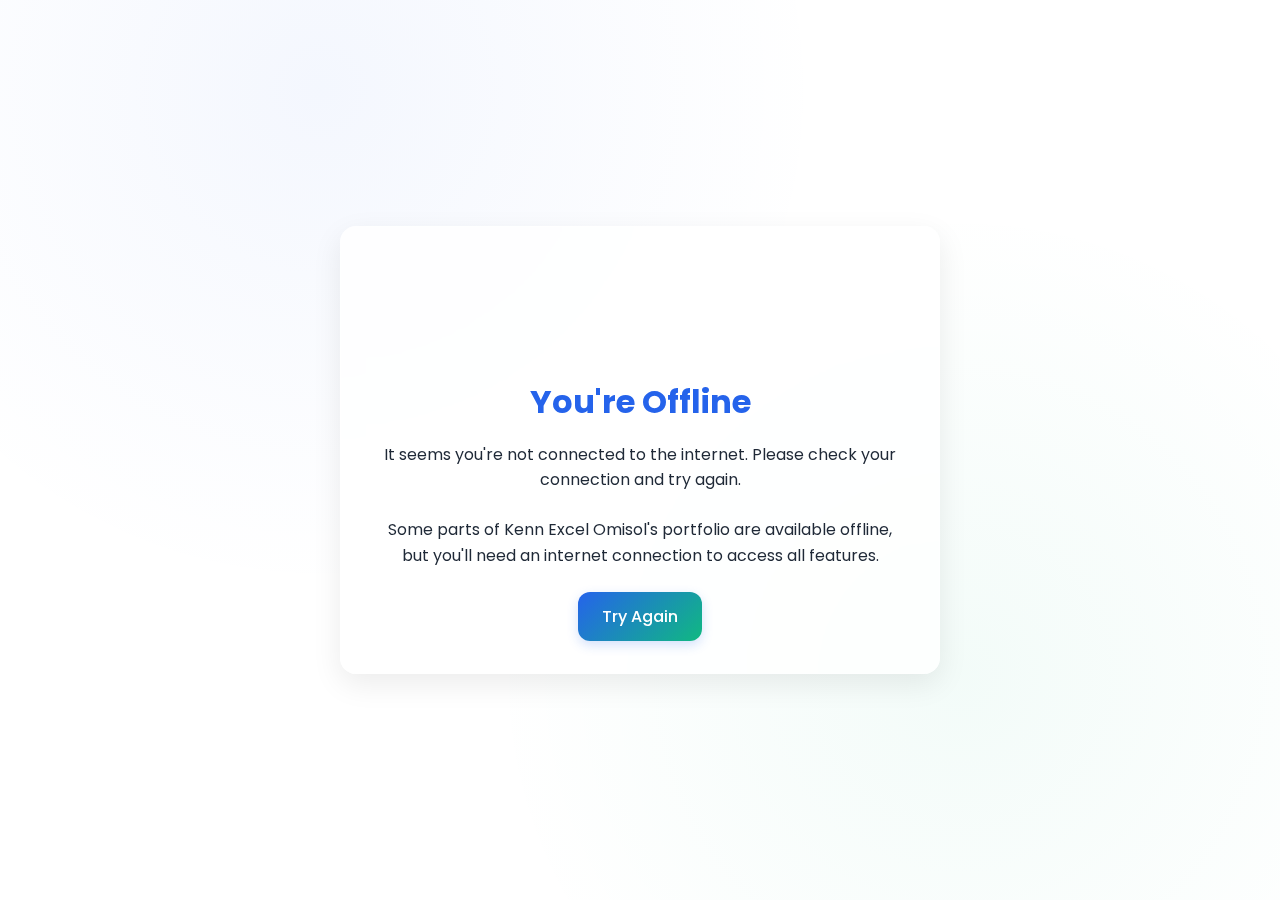
<file: offline.html>
<!DOCTYPE html>
<html lang="en">
<head>
    <meta charset="UTF-8">
    <meta name="viewport" content="width=device-width, initial-scale=1.0">
    <title>Offline - Kenn Excel Omisol</title>
    <style>
        :root {
            --primary-color: #2563eb;
            --accent-color: #10b981;
            --text-color: #1f2937;
            --bg-color: #ffffff;
            --font-family: 'Poppins', sans-serif;
        }
        
        * {
            margin: 0;
            padding: 0;
            box-sizing: border-box;
        }
        
        body {
            font-family: var(--font-family);
            background-color: var(--bg-color);
            color: var(--text-color);
            display: flex;
            flex-direction: column;
            align-items: center;
            justify-content: center;
            min-height: 100vh;
            padding: 2rem;
            text-align: center;
            background-image: radial-gradient(circle at 25% 10%, rgba(37, 99, 235, 0.05) 0%, transparent 40%),
                            radial-gradient(circle at 75% 75%, rgba(16, 185, 129, 0.05) 0%, transparent 40%);
        }
        
        .offline-container {
            max-width: 600px;
            padding: 2rem;
            background-color: rgba(255, 255, 255, 0.8);
            border-radius: 1rem;
            box-shadow: 0 10px 30px rgba(0, 0, 0, 0.08);
            backdrop-filter: blur(10px);
            border: 1px solid rgba(255, 255, 255, 0.2);
        }
        
        h1 {
            font-size: 2rem;
            margin-bottom: 1rem;
            color: var(--primary-color);
        }
        
        p {
            margin-bottom: 1.5rem;
            line-height: 1.6;
        }
        
        .icon {
            font-size: 4rem;
            margin-bottom: 1.5rem;
            color: var(--primary-color);
        }
        
        .btn {
            display: inline-block;
            padding: 0.75rem 1.5rem;
            background: linear-gradient(135deg, var(--primary-color), var(--accent-color));
            color: white;
            text-decoration: none;
            border-radius: 0.75rem;
            font-weight: 500;
            box-shadow: 0 4px 12px rgba(37, 99, 235, 0.2);
            transition: all 0.3s;
        }
        
        .btn:hover {
            transform: translateY(-3px);
            box-shadow: 0 0 15px rgba(96, 165, 250, 0.4), 0 4px 20px rgba(0, 0, 0, 0.05);
        }
        
        @media (prefers-color-scheme: dark) {
            :root {
                --text-color: #f1f5f9;
                --bg-color: #0f172a;
            }
            
            .offline-container {
                background-color: rgba(30, 41, 59, 0.8);
                border: 1px solid rgba(71, 85, 105, 0.2);
            }
        }
    </style>
    <link rel="preconnect" href="https://fonts.googleapis.com">
    <link rel="preconnect" href="https://fonts.gstatic.com" crossorigin>
    <link href="https://fonts.googleapis.com/css2?family=Poppins:wght@400;500;600&display=swap" rel="stylesheet">
    <link rel="stylesheet" href="https://cdnjs.cloudflare.com/ajax/libs/font-awesome/6.4.0/css/all.min.css">
</head>
<body>
    <div class="offline-container">
        <div class="icon">
            <i class="fas fa-wifi-slash"></i>
        </div>
        <h1>You're Offline</h1>
        <p>It seems you're not connected to the internet. Please check your connection and try again.</p>
        <p>Some parts of Kenn Excel Omisol's portfolio are available offline, but you'll need an internet connection to access all features.</p>
        <a href="/" class="btn">Try Again</a>
    </div>
</body>
</html>
</file>
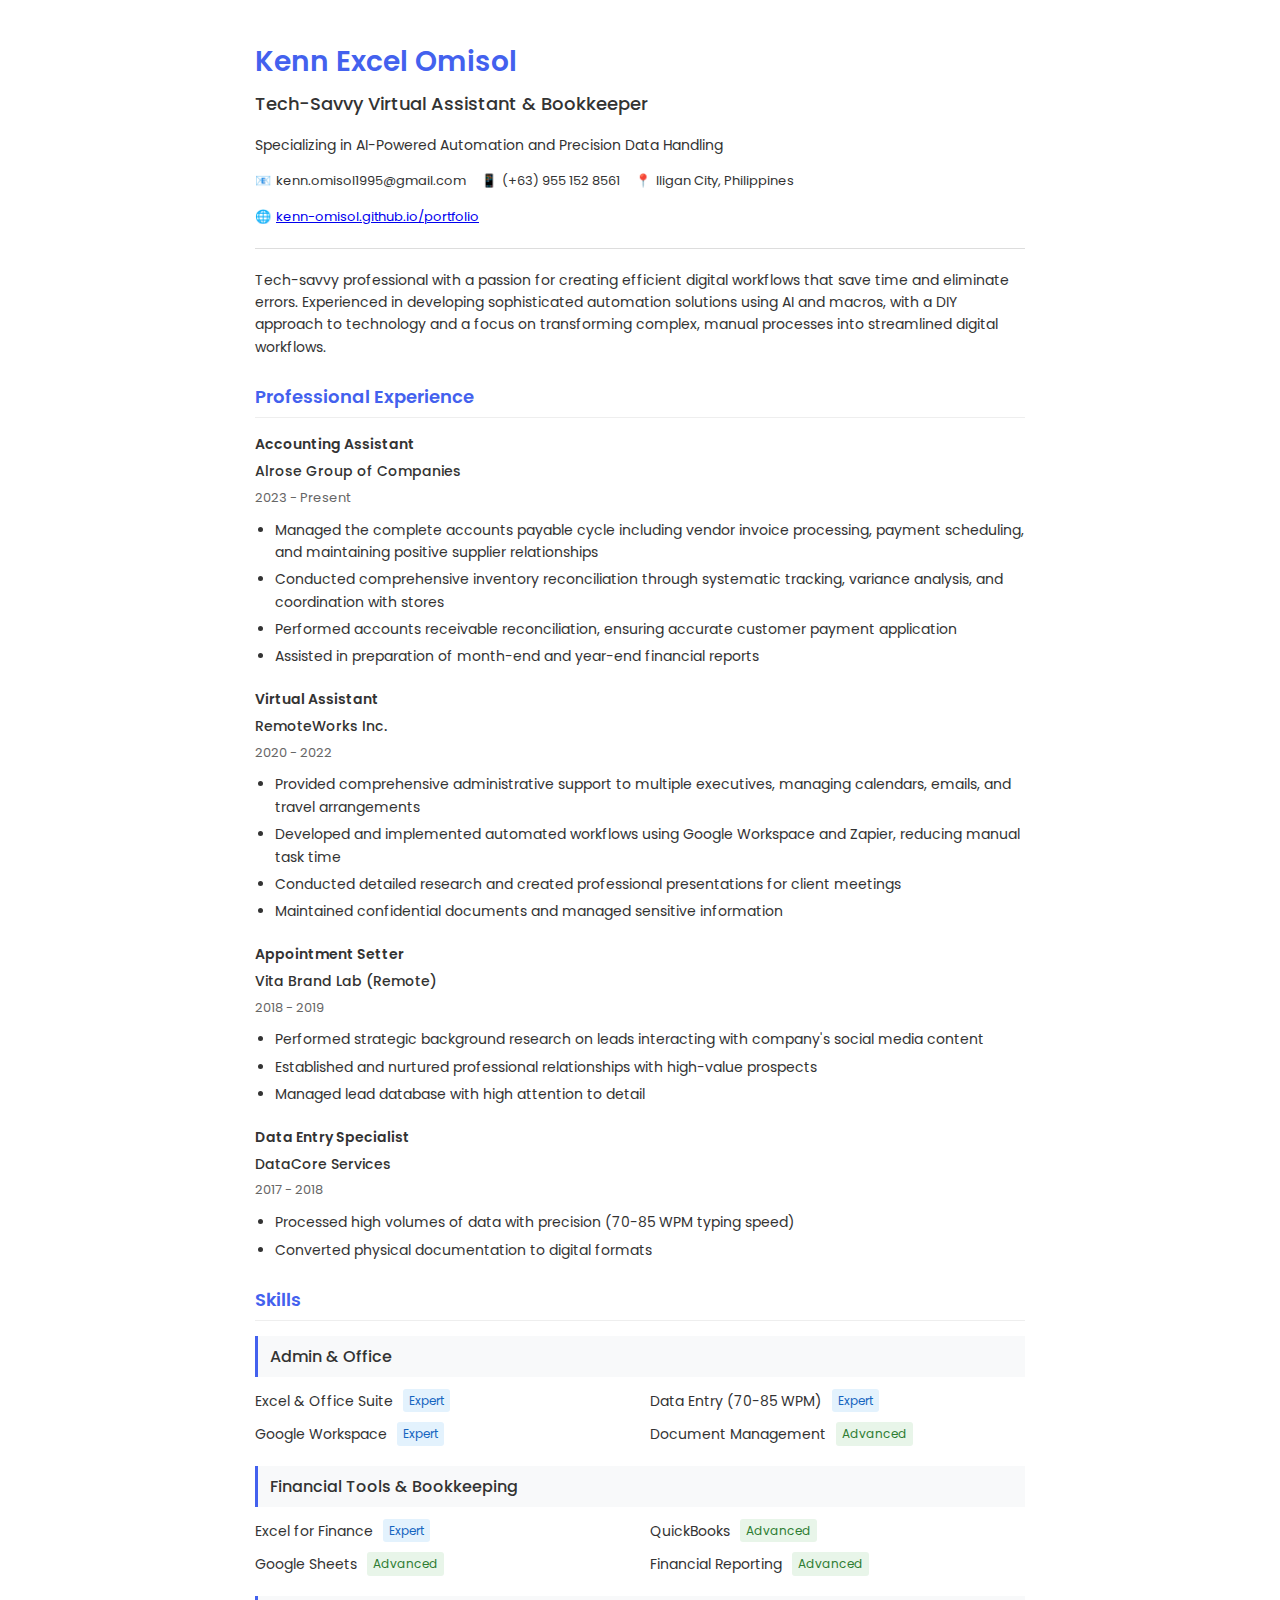
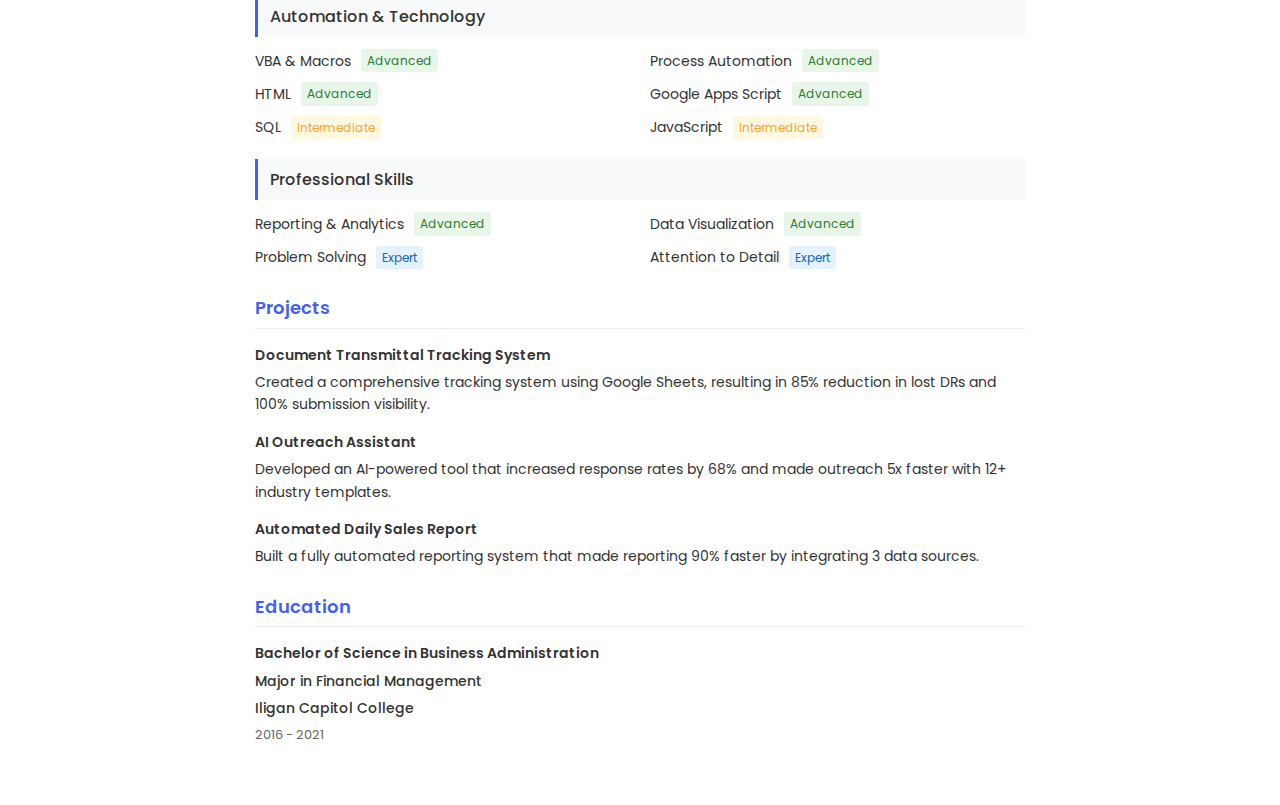
<file: resume.html>
<!DOCTYPE html>
<html lang="en">
<head>
    <meta charset="UTF-8">
    <meta name="viewport" content="width=device-width, initial-scale=1.0">
    <title>Kenn Excel Omisol - Resume</title>
    <style>
        @import url('https://fonts.googleapis.com/css2?family=Poppins:wght@300;400;500;600;700&display=swap');
        
        * {
            margin: 0;
            padding: 0;
            box-sizing: border-box;
            font-family: 'Poppins', sans-serif;
        }
        
        body {
            background: #fff;
            color: #333;
            line-height: 1.6;
            font-size: 14px;
            padding: 40px;
            max-width: 850px;
            margin: 0 auto;
        }
        
        .resume-header {
            margin-bottom: 20px;
            border-bottom: 1px solid #ddd;
            padding-bottom: 20px;
        }
        
        .name {
            font-size: 28px;
            font-weight: 600;
            margin-bottom: 5px;
            color: #4361ee;
        }
        
        .title {
            font-size: 18px;
            font-weight: 500;
            margin-bottom: 15px;
        }
        
        .contact-info {
            display: flex;
            flex-wrap: wrap;
            gap: 15px;
            font-size: 13px;
            margin-top: 15px;
        }
        
        .contact-item {
            display: flex;
            align-items: center;
            gap: 5px;
        }
        
        h2 {
            font-size: 18px;
            font-weight: 600;
            margin: 25px 0 15px;
            color: #4361ee;
            border-bottom: 1px solid #eee;
            padding-bottom: 5px;
        }
        
        .profile-summary {
            margin-bottom: 25px;
        }
        
        .section {
            margin-bottom: 25px;
        }
        
        .experience-item, .education-item {
            margin-bottom: 20px;
        }
        
        .job-title, .degree {
            font-weight: 600;
            margin-bottom: 5px;
        }
        
        .company, .school {
            font-weight: 500;
            margin-bottom: 5px;
        }
        
        .date {
            font-size: 13px;
            color: #666;
            margin-bottom: 8px;
        }
        
        ul {
            padding-left: 20px;
            margin-top: 10px;
        }
        
        li {
            margin-bottom: 5px;
        }
        
        .skills-grid {
            display: grid;
            grid-template-columns: repeat(3, 1fr);
            gap: 15px;
        }
        
        .skill-category {
            margin-bottom: 20px;
        }
        
        .skill-category h3 {
            font-size: 16px;
            font-weight: 500;
            margin-bottom: 10px;
            color: #555;
        }
        
        .skills-list {
            display: grid;
            grid-template-columns: repeat(2, 1fr);
            gap: 8px;
        }
        
        .skill-item {
            display: flex;
            align-items: center;
            gap: 5px;
        }
        
        .project-item {
            margin-bottom: 15px;
        }
        
        .project-title {
            font-weight: 600;
            margin-bottom: 5px;
        }
        
        @media print {
            body {
                padding: 0.5in;
            }
            
            @page {
                size: letter;
                margin: 0.5in;
            }
        }
    </style>
</head>
<body>
    <div class="resume-header">
        <h1 class="name">Kenn Excel Omisol</h1>
        <p class="title">Tech-Savvy Virtual Assistant & Bookkeeper</p>
        <p>Specializing in AI-Powered Automation and Precision Data Handling</p>
        
        <div class="contact-info">
            <div class="contact-item">
                <span>📧</span>
                <span>kenn.omisol1995@gmail.com</span>
            </div>
            <div class="contact-item">
                <span>📱</span>
                <span>(+63) 955 152 8561</span>
            </div>
            <div class="contact-item">
                <span>📍</span>
                <span>Iligan City, Philippines</span>
            </div>
            <div class="contact-item">
                <span>🌐</span>
                <span><a href="https://kenn-omisol.github.io/portfolio/" target="_blank">kenn-omisol.github.io/portfolio</a></span>
            </div>
        </div>
    </div>
    
    <div class="profile-summary">
        <p>Tech-savvy professional with a passion for creating efficient digital workflows that save time and eliminate errors. Experienced in developing sophisticated automation solutions using AI and macros, with a DIY approach to technology and a focus on transforming complex, manual processes into streamlined digital workflows.</p>
    </div>
    
    <h2>Professional Experience</h2>
    
    <div class="experience-item">
        <div class="job-title">Accounting Assistant</div>
        <div class="company">Alrose Group of Companies</div>
        <div class="date">2023 - Present</div>
        <ul>
            <li>Managed the complete accounts payable cycle including vendor invoice processing, payment scheduling, and maintaining positive supplier relationships</li>
            <li>Conducted comprehensive inventory reconciliation through systematic tracking, variance analysis, and coordination with stores</li>
            <li>Performed accounts receivable reconciliation, ensuring accurate customer payment application</li>
            <li>Assisted in preparation of month-end and year-end financial reports</li>
        </ul>
    </div>
    
    <div class="experience-item">
        <div class="job-title">Virtual Assistant</div>
        <div class="company">RemoteWorks Inc.</div>
        <div class="date">2020 - 2022</div>
        <ul>
            <li>Provided comprehensive administrative support to multiple executives, managing calendars, emails, and travel arrangements</li>
            <li>Developed and implemented automated workflows using Google Workspace and Zapier, reducing manual task time</li>
            <li>Conducted detailed research and created professional presentations for client meetings</li>
            <li>Maintained confidential documents and managed sensitive information</li>
        </ul>
    </div>
    
    <div class="experience-item">
        <div class="job-title">Appointment Setter</div>
        <div class="company">Vita Brand Lab (Remote)</div>
        <div class="date">2018 - 2019</div>
        <ul>
            <li>Performed strategic background research on leads interacting with company's social media content</li>
            <li>Established and nurtured professional relationships with high-value prospects</li>
            <li>Managed lead database with high attention to detail</li>
        </ul>
    </div>
    
    <div class="experience-item">
        <div class="job-title">Data Entry Specialist</div>
        <div class="company">DataCore Services</div>
        <div class="date">2017 - 2018</div>
        <ul>
            <li>Processed high volumes of data with precision (70-85 WPM typing speed)</li>
            <li>Converted physical documentation to digital formats</li>
        </ul>
    </div>
    
    <h2>Skills</h2>
    
    <style>
        .skills-container {
            display: flex;
            flex-direction: column;
            gap: 20px;
        }
        
        .skill-category {
            margin-bottom: 0;
        }
        
        .skill-header {
            background-color: #f8f9fa;
            padding: 8px 12px;
            border-left: 3px solid #4361ee;
            margin-bottom: 12px;
        }
        
        .skill-category h3 {
            margin: 0;
            color: #333;
        }
        
        .skill-grid {
            display: grid;
            grid-template-columns: repeat(2, 1fr);
            gap: 10px 20px;
        }
        
        .skill-item {
            display: flex;
            align-items: center;
            gap: 5px;
        }
        
        .skill-level {
            font-size: 12px;
            padding: 2px 6px;
            border-radius: 3px;
            margin-left: 5px;
            display: inline-block;
        }
        
        .expert {
            background-color: #e3f2fd;
            color: #1565c0;
        }
        
        .advanced {
            background-color: #e8f5e9;
            color: #2e7d32;
        }
        
        .intermediate {
            background-color: #fff8e1;
            color: #f9a825;
        }

        @media print {
            .skill-header {
                background-color: #f8f8f8 !important;
                -webkit-print-color-adjust: exact;
            }
            
            .expert {
                background-color: #e3f2fd !important;
                color: #1565c0 !important;
                -webkit-print-color-adjust: exact;
            }
            
            .advanced {
                background-color: #e8f5e9 !important;
                color: #2e7d32 !important;
                -webkit-print-color-adjust: exact;
            }
            
            .intermediate {
                background-color: #fff8e1 !important;
                color: #f9a825 !important;
                -webkit-print-color-adjust: exact;
            }
        }
    </style>
    
    <div class="skills-container">
        <div class="skill-category">
            <div class="skill-header">
                <h3>Admin & Office</h3>
            </div>
            <div class="skill-grid">
                <div class="skill-item">Excel & Office Suite <span class="skill-level expert">Expert</span></div>
                <div class="skill-item">Data Entry (70-85 WPM) <span class="skill-level expert">Expert</span></div>
                <div class="skill-item">Google Workspace <span class="skill-level expert">Expert</span></div>
                <div class="skill-item">Document Management <span class="skill-level advanced">Advanced</span></div>
            </div>
        </div>
        
        <div class="skill-category">
            <div class="skill-header">
                <h3>Financial Tools & Bookkeeping</h3>
            </div>
            <div class="skill-grid">
                <div class="skill-item">Excel for Finance <span class="skill-level expert">Expert</span></div>
                <div class="skill-item">QuickBooks <span class="skill-level advanced">Advanced</span></div>
                <div class="skill-item">Google Sheets <span class="skill-level advanced">Advanced</span></div>
                <div class="skill-item">Financial Reporting <span class="skill-level advanced">Advanced</span></div>
            </div>
        </div>
        
        <div class="skill-category">
            <div class="skill-header">
                <h3>Automation & Technology</h3>
            </div>
            <div class="skill-grid">
                <div class="skill-item">VBA & Macros <span class="skill-level advanced">Advanced</span></div>
                <div class="skill-item">Process Automation <span class="skill-level advanced">Advanced</span></div>
                <div class="skill-item">HTML <span class="skill-level advanced">Advanced</span></div>
                <div class="skill-item">Google Apps Script <span class="skill-level advanced">Advanced</span></div>
                <div class="skill-item">SQL <span class="skill-level intermediate">Intermediate</span></div>
                <div class="skill-item">JavaScript <span class="skill-level intermediate">Intermediate</span></div>
            </div>
        </div>
        
        <div class="skill-category">
            <div class="skill-header">
                <h3>Professional Skills</h3>
            </div>
            <div class="skill-grid">
                <div class="skill-item">Reporting & Analytics <span class="skill-level advanced">Advanced</span></div>
                <div class="skill-item">Data Visualization <span class="skill-level advanced">Advanced</span></div>
                <div class="skill-item">Problem Solving <span class="skill-level expert">Expert</span></div>
                <div class="skill-item">Attention to Detail <span class="skill-level expert">Expert</span></div>
            </div>
        </div>
    </div>
    
    <h2>Projects</h2>
    
    <div class="project-item">
        <div class="project-title">Document Transmittal Tracking System</div>
        <p>Created a comprehensive tracking system using Google Sheets, resulting in 85% reduction in lost DRs and 100% submission visibility.</p>
    </div>
    
    <div class="project-item">
        <div class="project-title">AI Outreach Assistant</div>
        <p>Developed an AI-powered tool that increased response rates by 68% and made outreach 5x faster with 12+ industry templates.</p>
    </div>
    
    <div class="project-item">
        <div class="project-title">Automated Daily Sales Report</div>
        <p>Built a fully automated reporting system that made reporting 90% faster by integrating 3 data sources.</p>
    </div>
    
    <h2>Education</h2>
    
    <div class="education-item">
        <div class="degree">Bachelor of Science in Business Administration</div>
        <div class="school">Major in Financial Management</div>
        <div class="school">Iligan Capitol College</div>
        <div class="date">2016 - 2021</div>
    </div>
</body>
</html>
</file>
